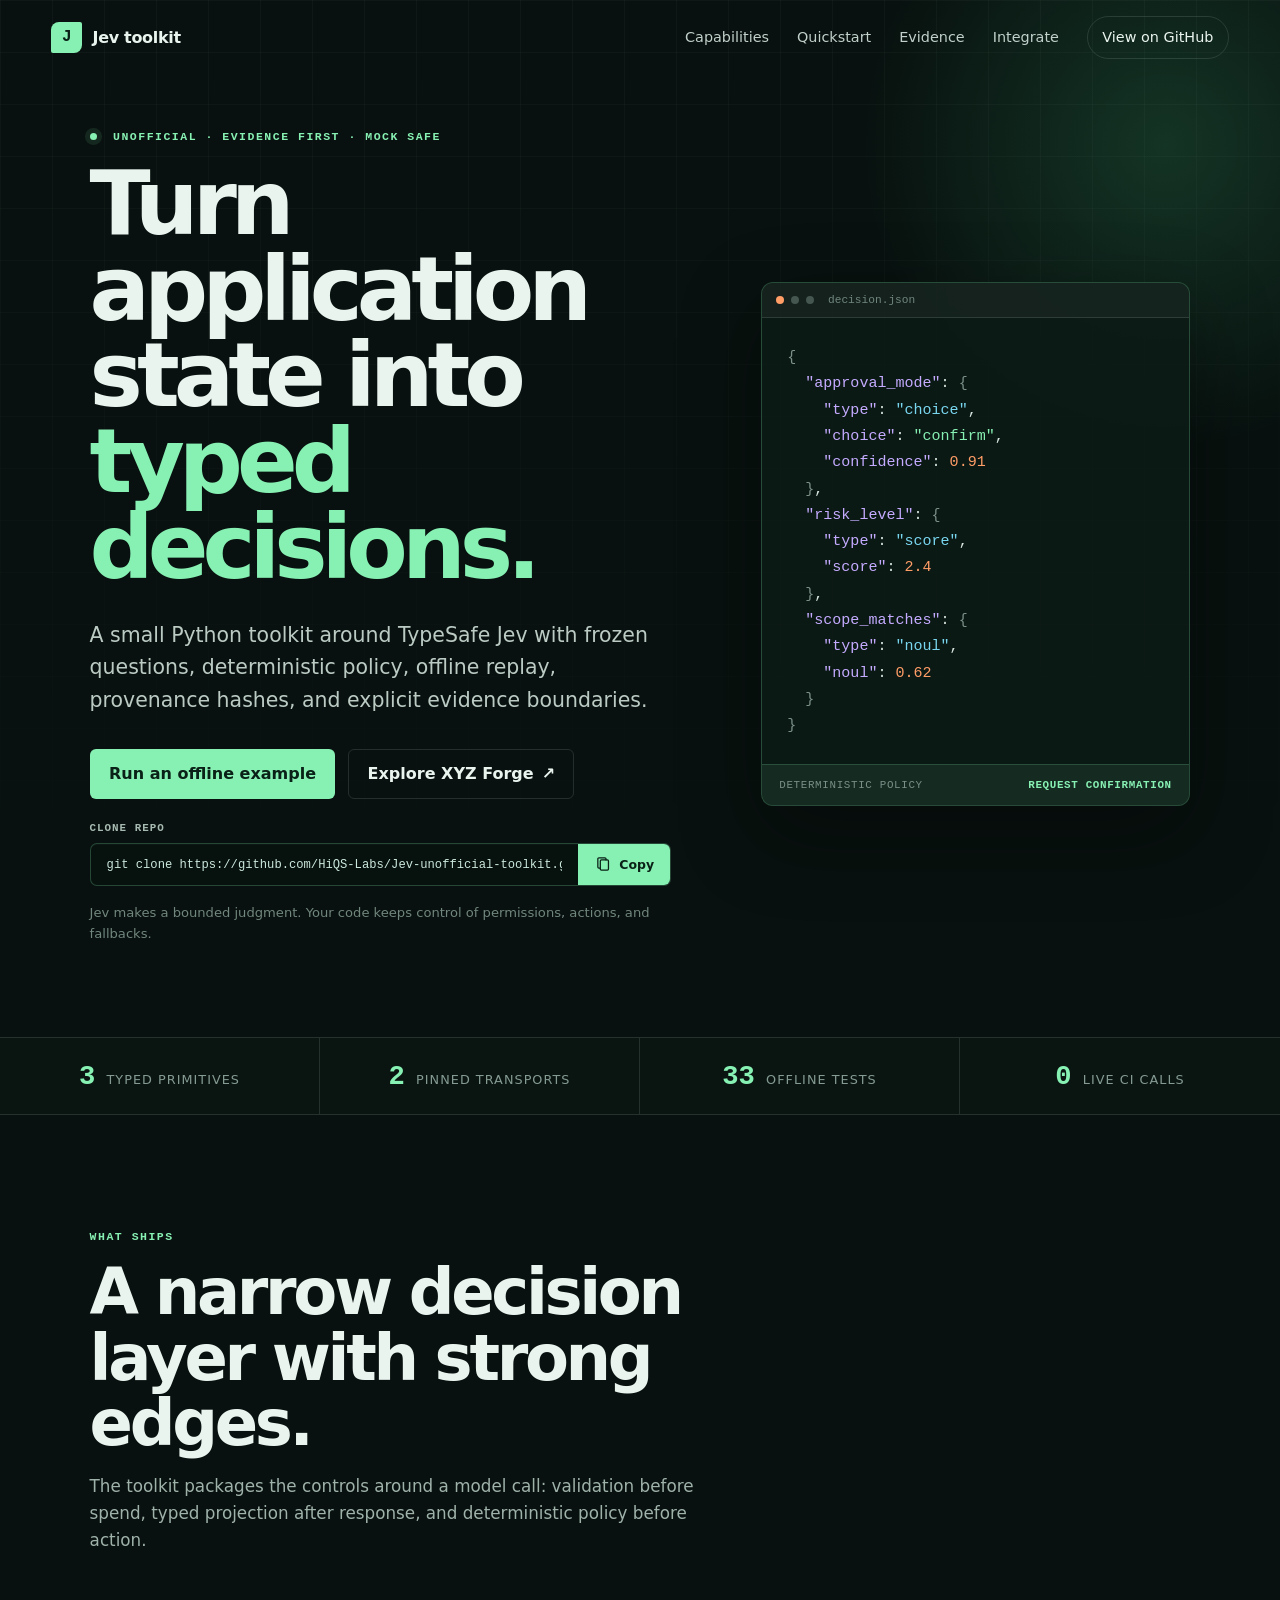
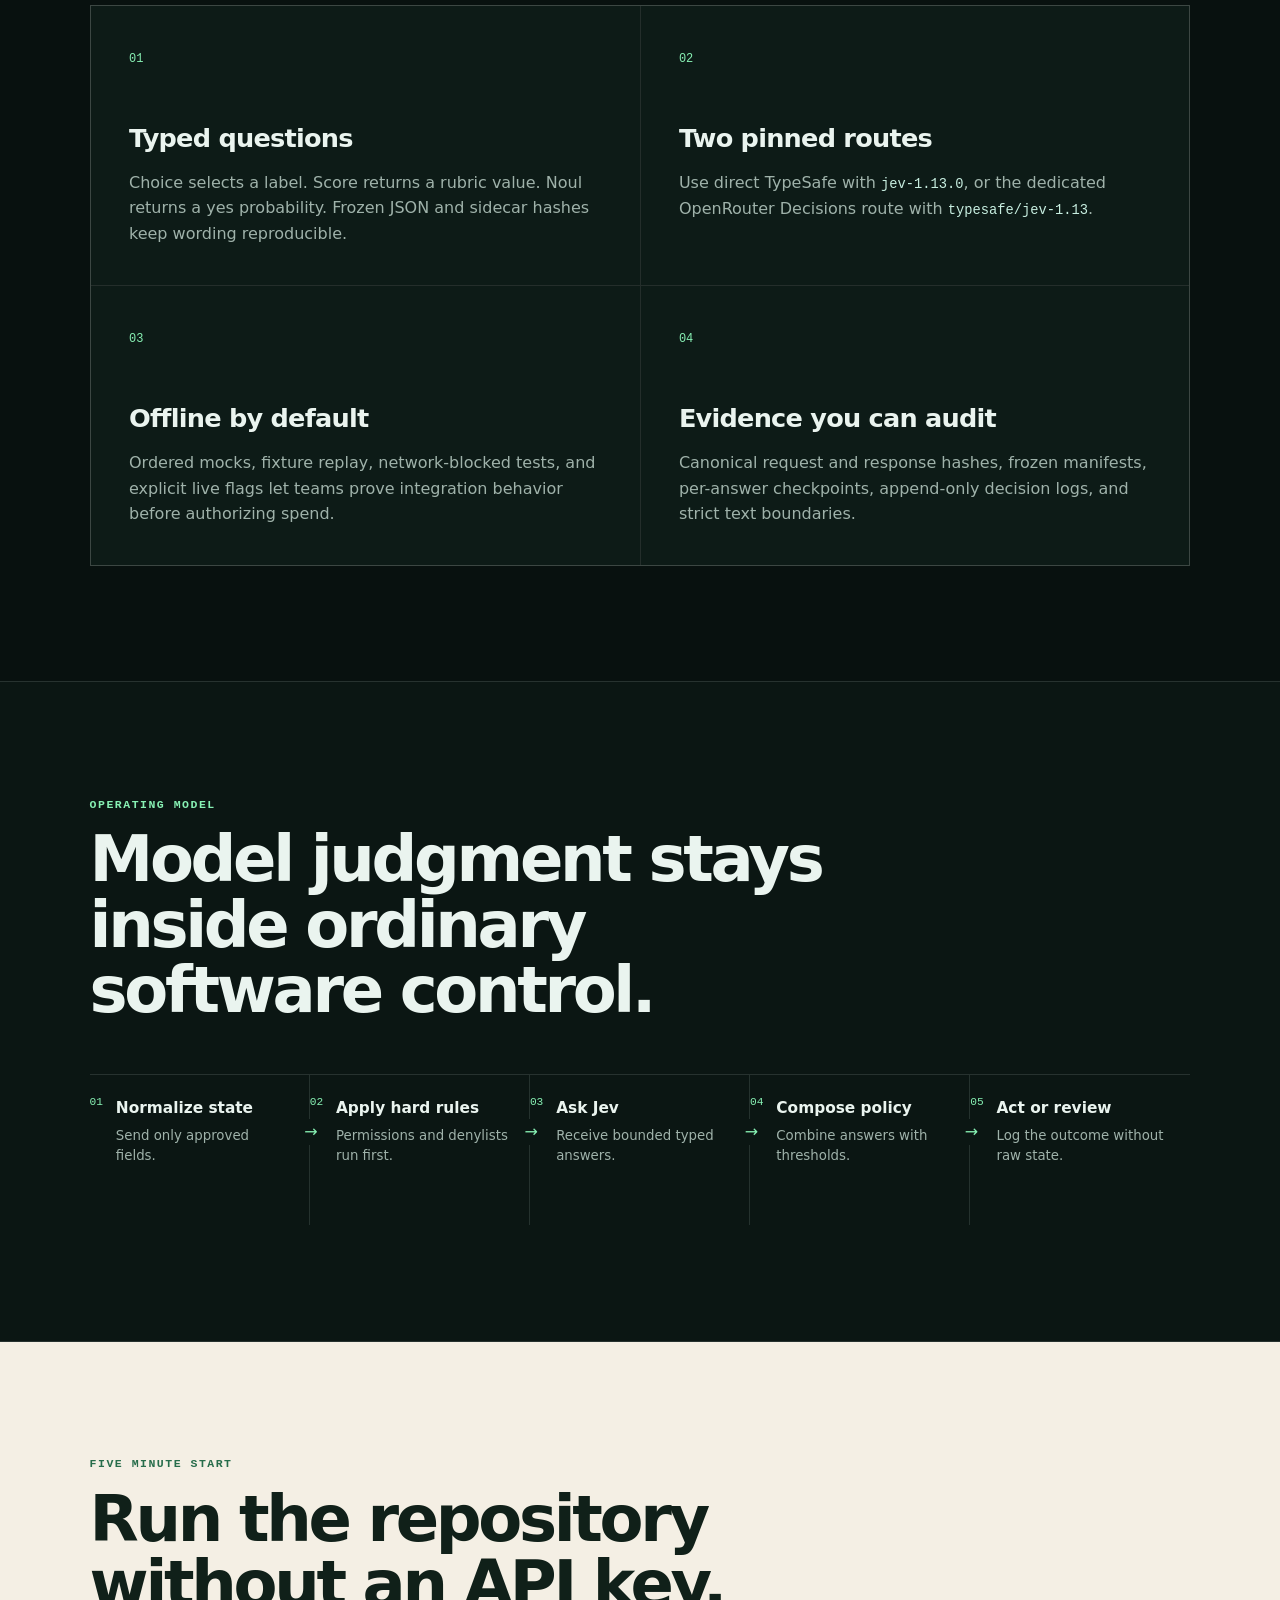
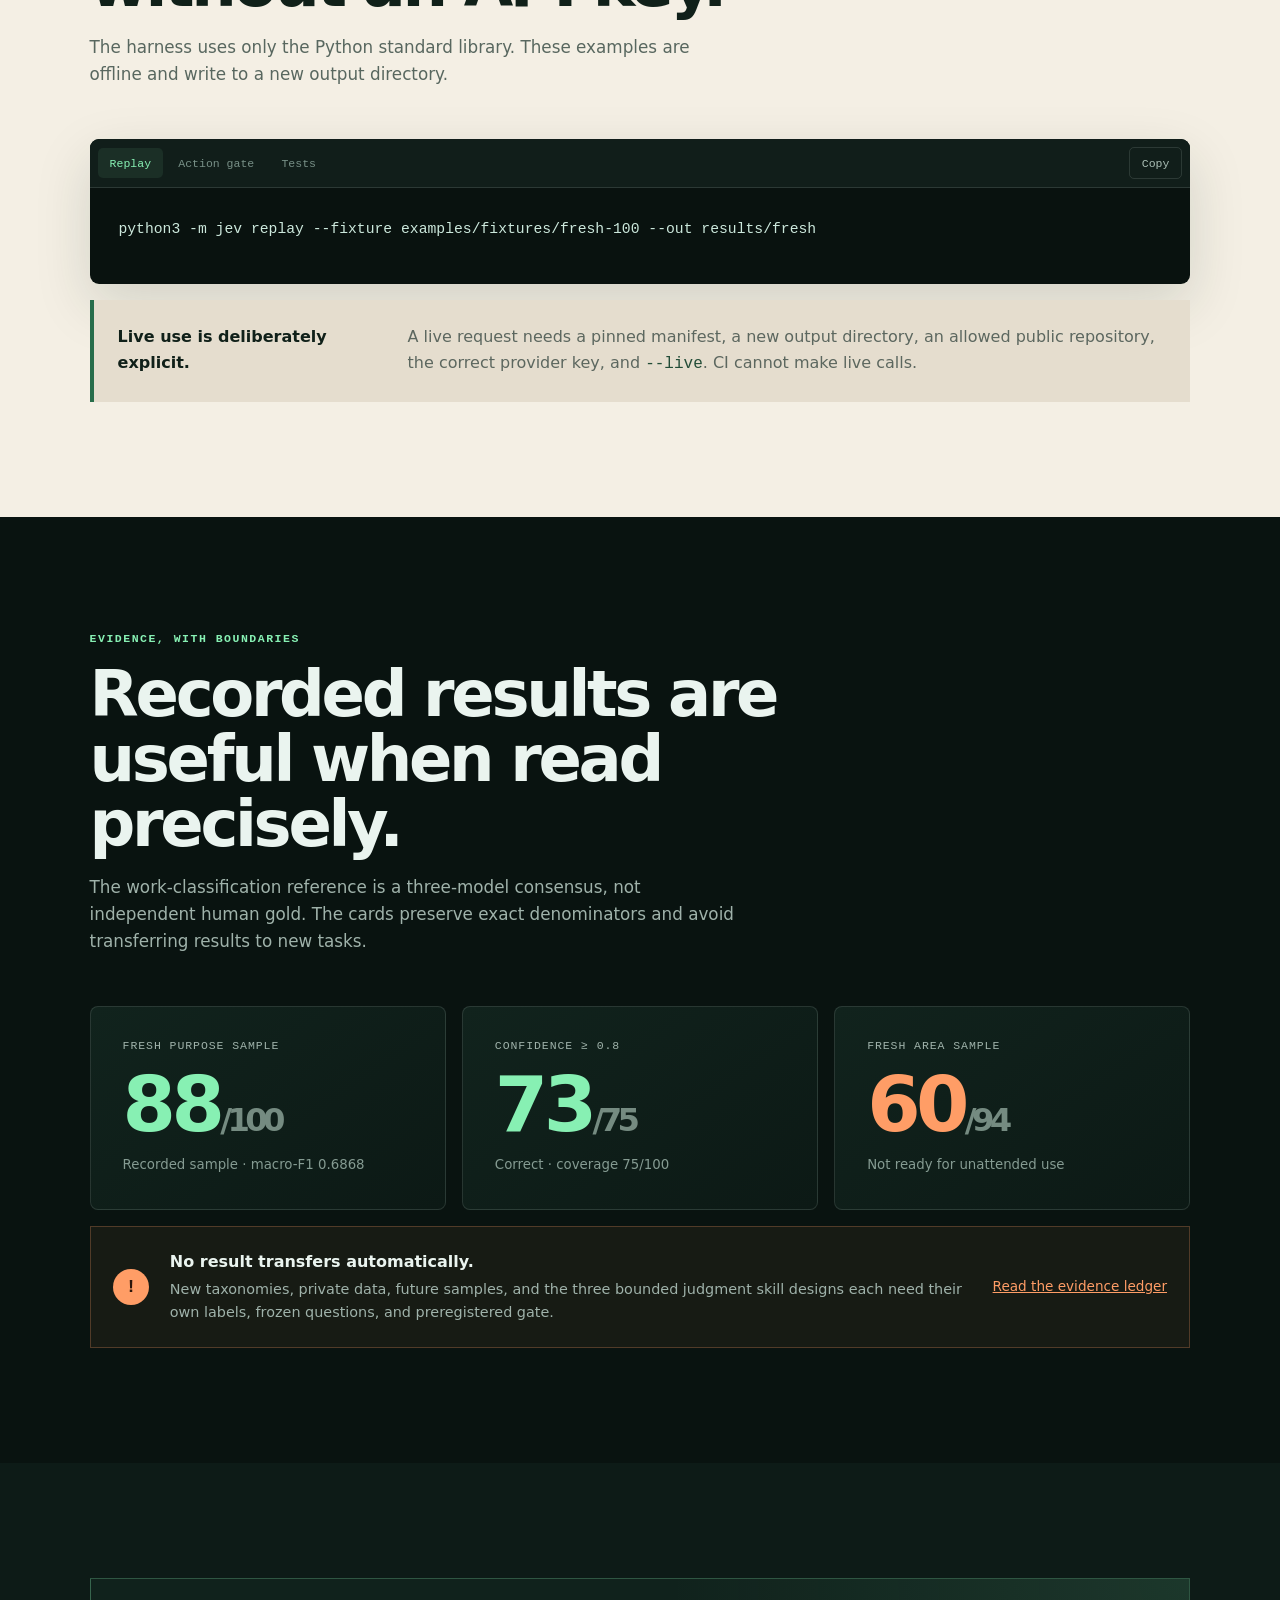
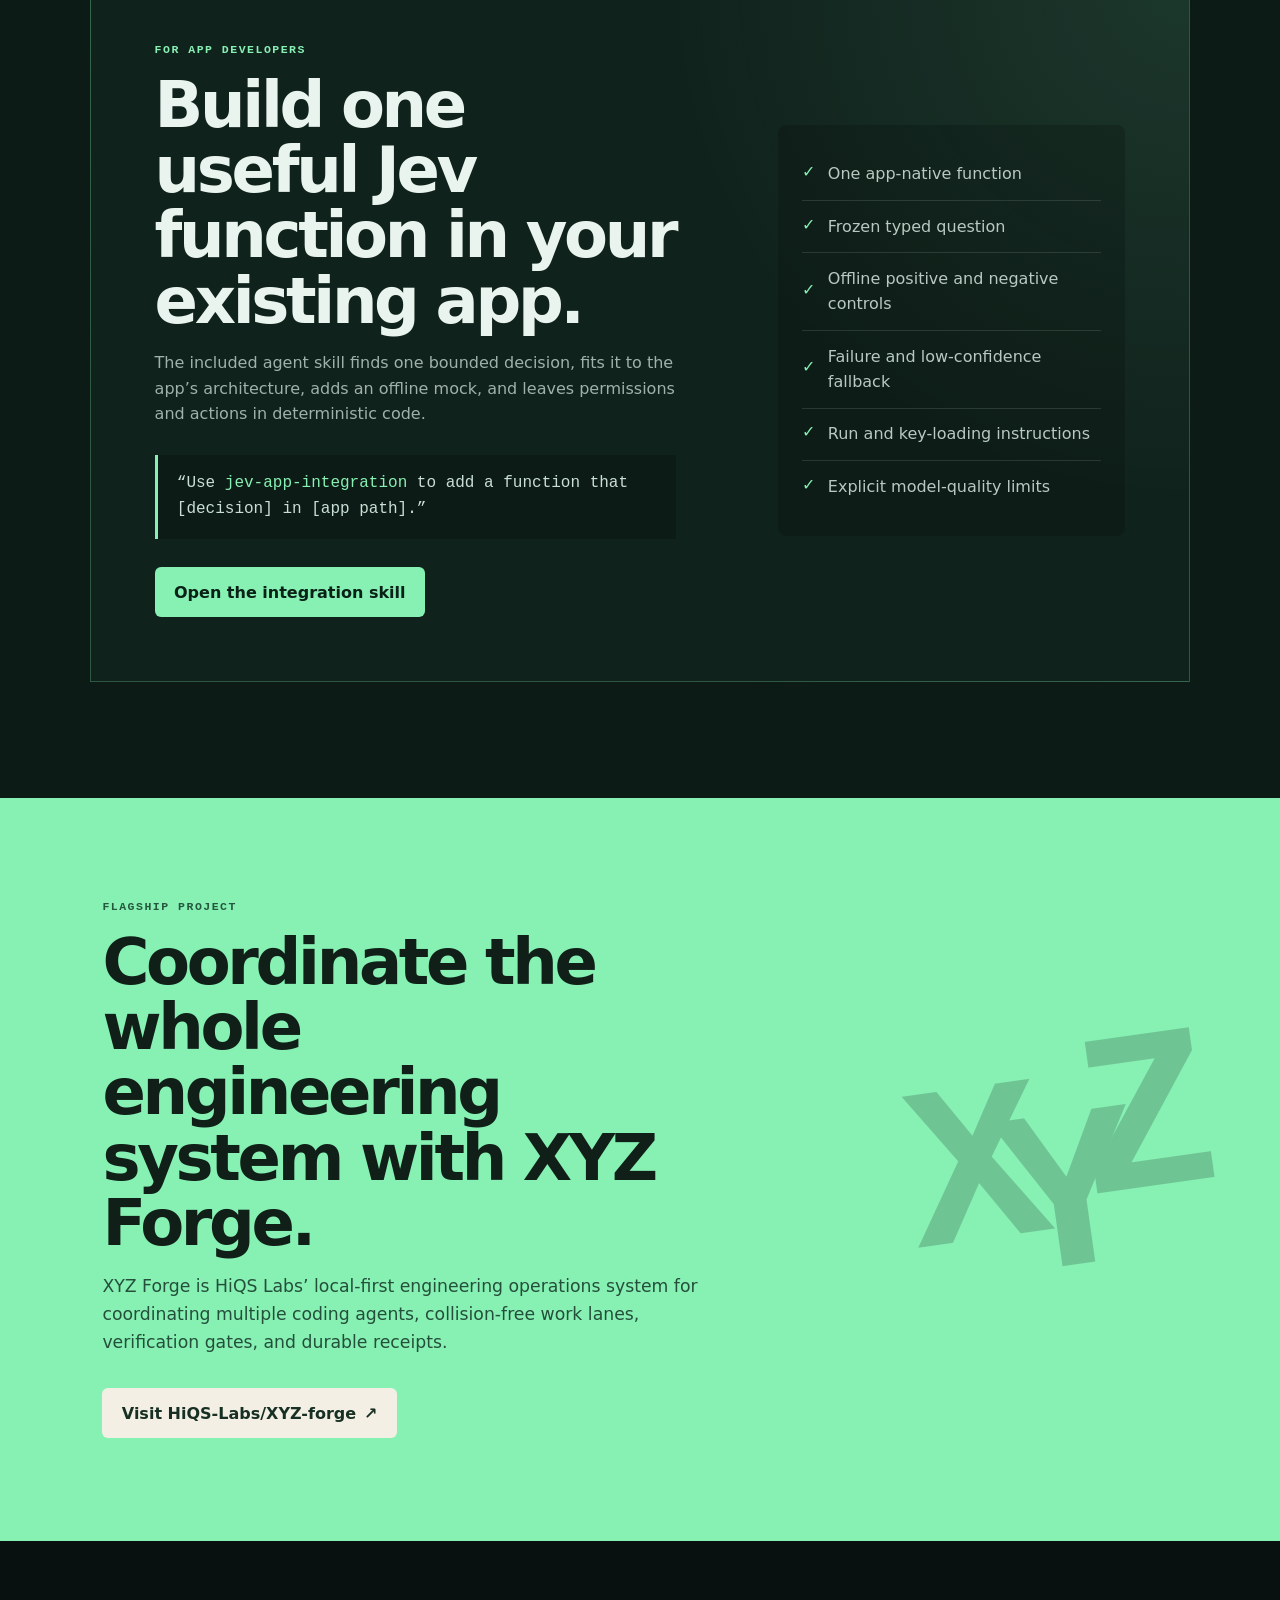
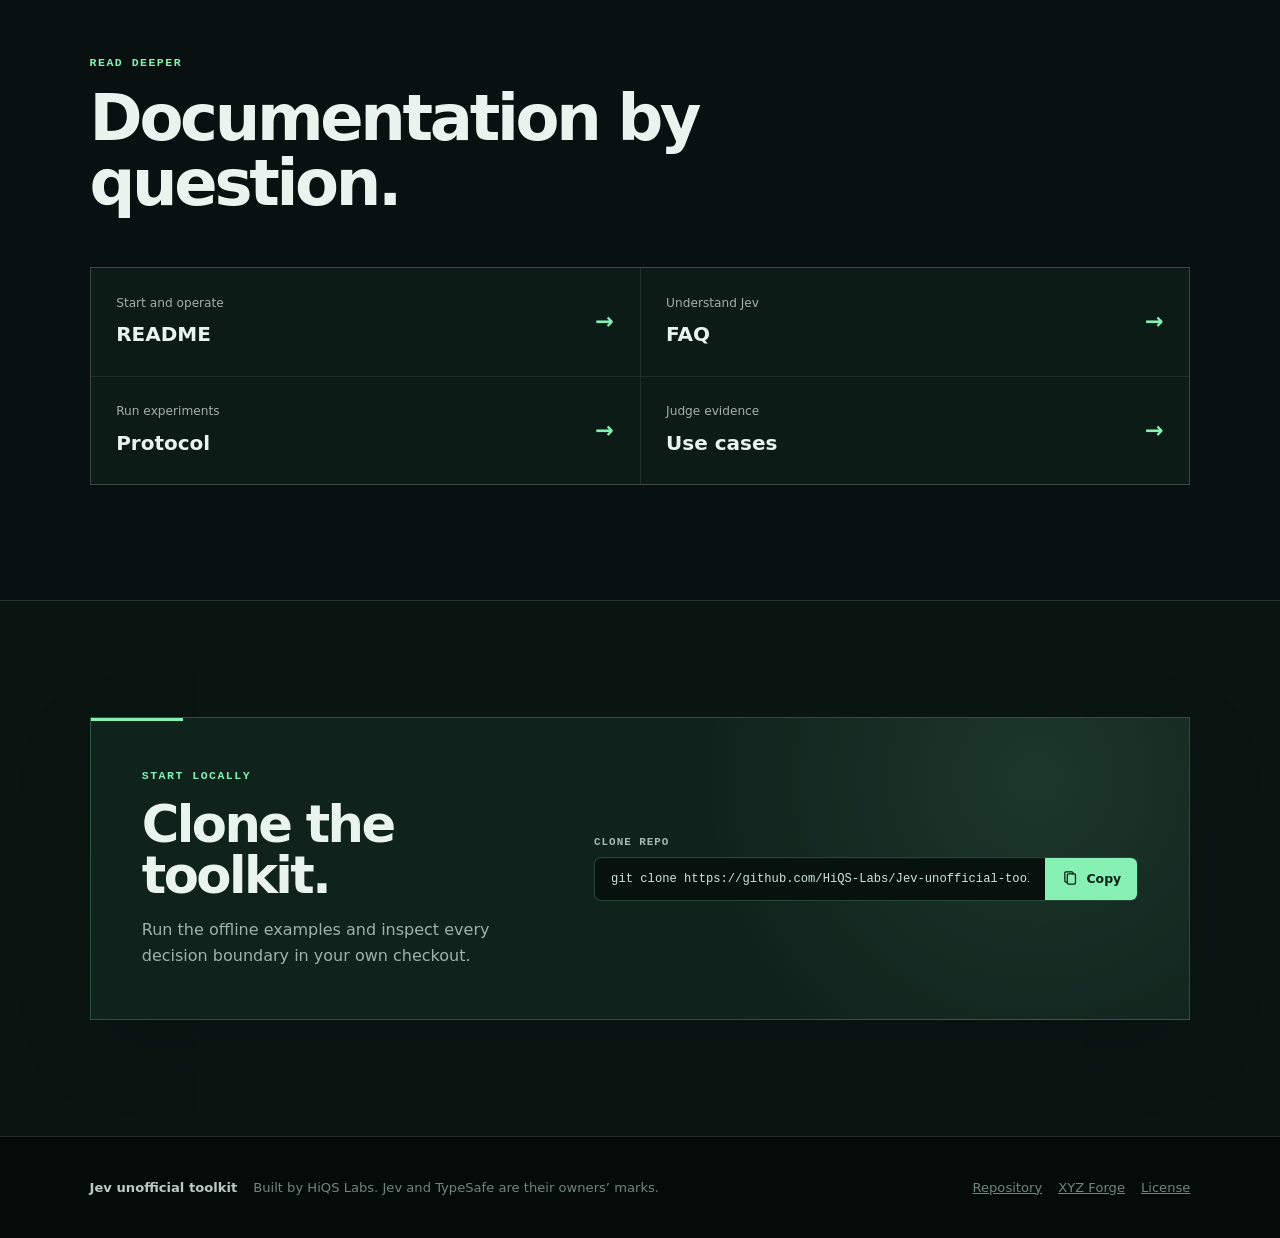
<file: site/index.html>
<!doctype html>
<html lang="en">
<head>
  <meta charset="utf-8">
  <meta name="viewport" content="width=device-width, initial-scale=1">
  <meta name="description" content="An unofficial, evidence-first toolkit for integrating TypeSafe Jev decisions with frozen questions, offline mocks, typed scoring, and deterministic policy.">
  <meta name="theme-color" content="#0b1714">
  <title>Jev unofficial toolkit · HiQS Labs</title>
  <link rel="icon" href="favicon.svg" type="image/svg+xml">
  <link rel="stylesheet" href="styles.css?v=20260921-2">
  <script src="app.js?v=20260921-2" defer></script>
</head>
<body>
  <a class="skip-link" href="#main">Skip to content</a>
  <header class="site-header" data-header>
    <a class="brand" href="#top" aria-label="Jev unofficial toolkit home">
      <span class="brand-mark" aria-hidden="true">J</span>
      <span>Jev toolkit</span>
    </a>
    <button class="nav-toggle" type="button" aria-expanded="false" aria-controls="site-nav" data-nav-toggle>
      <span class="sr-only">Toggle navigation</span>
      <span></span><span></span>
    </button>
    <nav id="site-nav" class="site-nav" aria-label="Primary" data-nav>
      <a href="#capabilities">Capabilities</a>
      <a href="#quickstart">Quickstart</a>
      <a href="#evidence">Evidence</a>
      <a href="#integrate">Integrate</a>
      <a class="nav-cta" href="https://github.com/HiQS-Labs/Jev-unofficial-toolkit">View on GitHub</a>
    </nav>
  </header>

  <main id="main">
    <section class="hero" id="top">
      <div class="hero-grid" aria-hidden="true"></div>
      <div class="hero-copy reveal">
        <p class="eyebrow"><span class="status-dot"></span> Unofficial · evidence first · mock safe</p>
        <h1>Turn application state into <em>typed decisions.</em></h1>
        <p class="hero-lede">A small Python toolkit around TypeSafe Jev with frozen questions, deterministic policy, offline replay, provenance hashes, and explicit evidence boundaries.</p>
        <div class="hero-actions">
          <a class="button button-primary" href="#quickstart">Run an offline example</a>
          <a class="button button-secondary" href="https://github.com/HiQS-Labs/XYZ-forge">Explore XYZ Forge <span aria-hidden="true">↗</span></a>
        </div>
        <div class="clone-module clone-module-hero" data-clone-module>
          <label for="hero-clone-command">Clone repo</label>
          <div class="clone-control">
            <input id="hero-clone-command" data-clone-input type="text" value="git clone https://github.com/HiQS-Labs/Jev-unofficial-toolkit.git" readonly spellcheck="false">
            <button type="button" data-clone-copy aria-label="Copy clone command">
              <svg viewBox="0 0 24 24" aria-hidden="true" focusable="false">
                <path d="M9 5.5h8.5A1.5 1.5 0 0 1 19 7v11.5a1.5 1.5 0 0 1-1.5 1.5H9a1.5 1.5 0 0 1-1.5-1.5V7A1.5 1.5 0 0 1 9 5.5Z"></path>
                <path d="M15.5 5.5V4A1.5 1.5 0 0 0 14 2.5H5.5A1.5 1.5 0 0 0 4 4v11.5A1.5 1.5 0 0 0 5.5 17H7"></path>
              </svg>
              <span data-copy-label>Copy</span>
            </button>
          </div>
          <span class="sr-only" aria-live="polite" data-clone-status></span>
        </div>
        <p class="hero-note">Jev makes a bounded judgment. Your code keeps control of permissions, actions, and fallbacks.</p>
      </div>

      <div class="decision-card reveal" aria-label="Illustrative typed Jev decision">
        <div class="window-bar"><span></span><span></span><span></span><b>decision.json</b></div>
        <pre><code><span class="muted">{</span>
  <span class="key">"approval_mode"</span>: <span class="muted">{</span>
    <span class="key">"type"</span>: <span class="string">"choice"</span>,
    <span class="key">"choice"</span>: <span class="accent">"confirm"</span>,
    <span class="key">"confidence"</span>: <span class="number">0.91</span>
  <span class="muted">}</span>,
  <span class="key">"risk_level"</span>: <span class="muted">{</span>
    <span class="key">"type"</span>: <span class="string">"score"</span>,
    <span class="key">"score"</span>: <span class="number">2.4</span>
  <span class="muted">}</span>,
  <span class="key">"scope_matches"</span>: <span class="muted">{</span>
    <span class="key">"type"</span>: <span class="string">"noul"</span>,
    <span class="key">"noul"</span>: <span class="number">0.62</span>
  <span class="muted">}</span>
<span class="muted">}</span></code></pre>
        <div class="policy-row"><span>deterministic policy</span><strong>REQUEST CONFIRMATION</strong></div>
      </div>
    </section>

    <section class="trust-strip" aria-label="Toolkit properties">
      <div><strong>3</strong><span>typed primitives</span></div>
      <div><strong>2</strong><span>pinned transports</span></div>
      <div><strong>33</strong><span>offline tests</span></div>
      <div><strong>0</strong><span>live CI calls</span></div>
    </section>

    <section class="section" id="capabilities">
      <div class="section-heading reveal">
        <p class="eyebrow">What ships</p>
        <h2>A narrow decision layer with strong edges.</h2>
        <p>The toolkit packages the controls around a model call: validation before spend, typed projection after response, and deterministic policy before action.</p>
      </div>
      <div class="feature-grid">
        <article class="feature-card reveal">
          <span class="feature-index">01</span>
          <h3>Typed questions</h3>
          <p>Choice selects a label. Score returns a rubric value. Noul returns a yes probability. Frozen JSON and sidecar hashes keep wording reproducible.</p>
        </article>
        <article class="feature-card reveal">
          <span class="feature-index">02</span>
          <h3>Two pinned routes</h3>
          <p>Use direct TypeSafe with <code>jev-1.13.0</code>, or the dedicated OpenRouter Decisions route with <code>typesafe/jev-1.13</code>.</p>
        </article>
        <article class="feature-card reveal">
          <span class="feature-index">03</span>
          <h3>Offline by default</h3>
          <p>Ordered mocks, fixture replay, network-blocked tests, and explicit live flags let teams prove integration behavior before authorizing spend.</p>
        </article>
        <article class="feature-card reveal">
          <span class="feature-index">04</span>
          <h3>Evidence you can audit</h3>
          <p>Canonical request and response hashes, frozen manifests, per-answer checkpoints, append-only decision logs, and strict text boundaries.</p>
        </article>
      </div>
    </section>

    <section class="section workflow-section">
      <div class="section-heading reveal">
        <p class="eyebrow">Operating model</p>
        <h2>Model judgment stays inside ordinary software control.</h2>
      </div>
      <ol class="workflow" aria-label="Jev integration workflow">
        <li class="reveal"><b>01</b><span><strong>Normalize state</strong><small>Send only approved fields.</small></span></li>
        <li class="reveal"><b>02</b><span><strong>Apply hard rules</strong><small>Permissions and denylists run first.</small></span></li>
        <li class="reveal"><b>03</b><span><strong>Ask Jev</strong><small>Receive bounded typed answers.</small></span></li>
        <li class="reveal"><b>04</b><span><strong>Compose policy</strong><small>Combine answers with thresholds.</small></span></li>
        <li class="reveal"><b>05</b><span><strong>Act or review</strong><small>Log the outcome without raw state.</small></span></li>
      </ol>
    </section>

    <section class="section quickstart-section" id="quickstart">
      <div class="section-heading reveal">
        <p class="eyebrow">Five minute start</p>
        <h2>Run the repository without an API key.</h2>
        <p>The harness uses only the Python standard library. These examples are offline and write to a new output directory.</p>
      </div>
      <div class="terminal reveal">
        <div class="terminal-tabs" role="tablist" aria-label="Quickstart examples">
          <button class="active" role="tab" aria-selected="true" data-command="replay">Replay</button>
          <button role="tab" aria-selected="false" data-command="gate">Action gate</button>
          <button role="tab" aria-selected="false" data-command="tests">Tests</button>
          <button class="copy-button" type="button" data-copy>Copy</button>
        </div>
        <pre><code data-command-output>python3 -m jev replay --fixture examples/fixtures/fresh-100 --out results/fresh</code></pre>
      </div>
      <div class="callout reveal">
        <strong>Live use is deliberately explicit.</strong>
        <span>A live request needs a pinned manifest, a new output directory, an allowed public repository, the correct provider key, and <code>--live</code>. CI cannot make live calls.</span>
      </div>
    </section>

    <section class="section evidence-section" id="evidence">
      <div class="section-heading reveal">
        <p class="eyebrow">Evidence, with boundaries</p>
        <h2>Recorded results are useful when read precisely.</h2>
        <p>The work-classification reference is a three-model consensus, not independent human gold. The cards preserve exact denominators and avoid transferring results to new tasks.</p>
      </div>
      <div class="evidence-grid">
        <article class="metric-card reveal">
          <p>Fresh purpose sample</p>
          <strong>88<span>/100</span></strong>
          <small>Recorded sample · macro-F1 0.6868</small>
        </article>
        <article class="metric-card reveal">
          <p>Confidence ≥ 0.8</p>
          <strong>73<span>/75</span></strong>
          <small>Correct · coverage 75/100</small>
        </article>
        <article class="metric-card warn reveal">
          <p>Fresh area sample</p>
          <strong>60<span>/94</span></strong>
          <small>Not ready for unattended use</small>
        </article>
      </div>
      <div class="boundary reveal">
        <span class="boundary-mark" aria-hidden="true">!</span>
        <div><strong>No result transfers automatically.</strong><p>New taxonomies, private data, future samples, and the three bounded judgment skill designs each need their own labels, frozen questions, and preregistered gate.</p></div>
        <a href="https://github.com/HiQS-Labs/Jev-unofficial-toolkit/blob/main/USE-CASES.md">Read the evidence ledger</a>
      </div>
    </section>

    <section class="section integrate-section" id="integrate">
      <div class="integration-panel reveal">
        <div>
          <p class="eyebrow">For app developers</p>
          <h2>Build one useful Jev function in your existing app.</h2>
          <p>The included agent skill finds one bounded decision, fits it to the app’s architecture, adds an offline mock, and leaves permissions and actions in deterministic code.</p>
          <blockquote>“Use <code>jev-app-integration</code> to add a function that [decision] in [app path].”</blockquote>
          <a class="button button-primary" href="https://github.com/HiQS-Labs/Jev-unofficial-toolkit/blob/main/skills/jev-app-integration/SKILL.md">Open the integration skill</a>
        </div>
        <div class="checklist" aria-label="Integration skill outputs">
          <p><span>✓</span> One app-native function</p>
          <p><span>✓</span> Frozen typed question</p>
          <p><span>✓</span> Offline positive and negative controls</p>
          <p><span>✓</span> Failure and low-confidence fallback</p>
          <p><span>✓</span> Run and key-loading instructions</p>
          <p><span>✓</span> Explicit model-quality limits</p>
        </div>
      </div>
    </section>

    <section class="flagship-section">
      <div class="flagship-inner reveal">
        <p class="eyebrow">Flagship project</p>
        <h2>Coordinate the whole engineering system with XYZ Forge.</h2>
        <p>XYZ Forge is HiQS Labs’ local-first engineering operations system for coordinating multiple coding agents, collision-free work lanes, verification gates, and durable receipts.</p>
        <a class="button button-light" href="https://github.com/HiQS-Labs/XYZ-forge">Visit HiQS-Labs/XYZ-forge <span aria-hidden="true">↗</span></a>
      </div>
      <div class="forge-mark" aria-hidden="true"><span>X</span><span>Y</span><span>Z</span></div>
    </section>

    <section class="section docs-section" id="docs">
      <div class="section-heading reveal">
        <p class="eyebrow">Read deeper</p>
        <h2>Documentation by question.</h2>
      </div>
      <div class="docs-grid">
        <a class="doc-link reveal" href="https://github.com/HiQS-Labs/Jev-unofficial-toolkit/blob/main/README.md"><span>Start and operate</span><strong>README</strong><b>→</b></a>
        <a class="doc-link reveal" href="https://github.com/HiQS-Labs/Jev-unofficial-toolkit/blob/main/FAQ.md"><span>Understand Jev</span><strong>FAQ</strong><b>→</b></a>
        <a class="doc-link reveal" href="https://github.com/HiQS-Labs/Jev-unofficial-toolkit/blob/main/PROTOCOL.md"><span>Run experiments</span><strong>Protocol</strong><b>→</b></a>
        <a class="doc-link reveal" href="https://github.com/HiQS-Labs/Jev-unofficial-toolkit/blob/main/USE-CASES.md"><span>Judge evidence</span><strong>Use cases</strong><b>→</b></a>
      </div>
    </section>

    <section class="section clone-section">
      <div class="clone-panel">
        <div class="clone-section-copy">
          <p class="eyebrow">Start locally</p>
          <h2>Clone the toolkit.</h2>
          <p>Run the offline examples and inspect every decision boundary in your own checkout.</p>
        </div>
        <div class="clone-module clone-module-bottom" data-clone-module>
          <label for="bottom-clone-command">Clone repo</label>
          <div class="clone-control">
            <input id="bottom-clone-command" data-clone-input type="text" value="git clone https://github.com/HiQS-Labs/Jev-unofficial-toolkit.git" readonly spellcheck="false">
            <button type="button" data-clone-copy aria-label="Copy clone command">
              <svg viewBox="0 0 24 24" aria-hidden="true" focusable="false">
                <path d="M9 5.5h8.5A1.5 1.5 0 0 1 19 7v11.5a1.5 1.5 0 0 1-1.5 1.5H9a1.5 1.5 0 0 1-1.5-1.5V7A1.5 1.5 0 0 1 9 5.5Z"></path>
                <path d="M15.5 5.5V4A1.5 1.5 0 0 0 14 2.5H5.5A1.5 1.5 0 0 0 4 4v11.5A1.5 1.5 0 0 0 5.5 17H7"></path>
              </svg>
              <span data-copy-label>Copy</span>
            </button>
          </div>
          <span class="sr-only" aria-live="polite" data-clone-status></span>
        </div>
      </div>
    </section>
  </main>

  <footer>
    <div><strong>Jev unofficial toolkit</strong><span>Built by HiQS Labs. Jev and TypeSafe are their owners’ marks.</span></div>
    <div><a href="https://github.com/HiQS-Labs/Jev-unofficial-toolkit">Repository</a><a href="https://github.com/HiQS-Labs/XYZ-forge">XYZ Forge</a><a href="https://github.com/HiQS-Labs/Jev-unofficial-toolkit/blob/main/LICENSE">License</a></div>
  </footer>
</body>
</html>
</file>
<file: site/styles.css>
:root {
  --ink: #eaf4ef;
  --muted: #9fb2aa;
  --bg: #08110f;
  --surface: #0d1b17;
  --surface-2: #13241f;
  --line: rgba(219, 239, 230, 0.13);
  --green: #87f0b3;
  --green-deep: #276d4b;
  --orange: #ff9d66;
  --cream: #f4efe4;
  --dark: #102019;
  --sans: Inter, ui-sans-serif, system-ui, -apple-system, BlinkMacSystemFont, "Segoe UI", sans-serif;
  --mono: "SFMono-Regular", Consolas, "Liberation Mono", monospace;
}

* { box-sizing: border-box; }
html { scroll-behavior: smooth; }
body { margin: 0; color: var(--ink); background: var(--bg); font-family: var(--sans); line-height: 1.6; }
a { color: inherit; }
code, pre { font-family: var(--mono); }
.sr-only { position: absolute; width: 1px; height: 1px; padding: 0; margin: -1px; overflow: hidden; clip: rect(0, 0, 0, 0); white-space: nowrap; border: 0; }
.skip-link { position: fixed; z-index: 100; left: 1rem; top: -4rem; padding: .7rem 1rem; color: var(--dark); background: var(--green); border-radius: .4rem; }
.skip-link:focus { top: 1rem; }

.site-header { position: fixed; z-index: 50; inset: 0 0 auto; display: flex; align-items: center; justify-content: space-between; height: 76px; padding: 0 clamp(1.2rem, 4vw, 4.5rem); border-bottom: 1px solid transparent; transition: background .25s, border-color .25s, backdrop-filter .25s; }
.site-header.scrolled { background: rgba(8, 17, 15, .86); border-color: var(--line); backdrop-filter: blur(16px); }
.brand { display: inline-flex; align-items: center; gap: .65rem; font-weight: 750; text-decoration: none; letter-spacing: -.02em; }
.brand-mark { display: grid; place-items: center; width: 31px; height: 31px; color: #092116; background: var(--green); border-radius: 8px 2px 8px 2px; font-family: var(--mono); }
.site-nav { display: flex; align-items: center; gap: 1.75rem; }
.site-nav a { color: #c1d0ca; font-size: .9rem; text-decoration: none; }
.site-nav a:hover { color: var(--green); }
.site-nav .nav-cta { padding: .55rem .9rem; color: var(--ink); border: 1px solid var(--line); border-radius: 999px; }
.nav-toggle { display: none; background: none; border: 0; }

.hero { position: relative; min-height: 790px; display: grid; grid-template-columns: minmax(0, 1.15fr) minmax(390px, .85fr); align-items: center; gap: clamp(3rem, 7vw, 7rem); overflow: hidden; padding: 130px clamp(1.2rem, 7vw, 8rem) 80px; }
.hero::before { content: ""; position: absolute; width: 650px; height: 650px; right: -210px; top: -180px; border-radius: 50%; background: radial-gradient(circle, rgba(75, 210, 137, .18), transparent 66%); pointer-events: none; }
.hero-grid { position: absolute; inset: 0; opacity: .27; background-image: linear-gradient(var(--line) 1px, transparent 1px), linear-gradient(90deg, var(--line) 1px, transparent 1px); background-size: 52px 52px; mask-image: linear-gradient(to bottom, black, transparent 88%); }
.hero-copy, .decision-card { position: relative; z-index: 1; }
.eyebrow { margin: 0 0 1rem; color: var(--green); font: 700 .72rem/1.2 var(--mono); letter-spacing: .13em; text-transform: uppercase; }
.status-dot { display: inline-block; width: 7px; height: 7px; margin-right: .5rem; background: var(--green); border-radius: 50%; box-shadow: 0 0 0 5px rgba(135, 240, 179, .1); }
h1 { max-width: 790px; margin: 0; font-size: clamp(3.4rem, 7vw, 7.2rem); line-height: .96; letter-spacing: -.067em; }
h1 em { color: var(--green); font-style: normal; }
.hero-lede { max-width: 690px; margin: 1.8rem 0 0; color: #bbcbc4; font-size: clamp(1.05rem, 1.6vw, 1.3rem); }
.hero-actions { display: flex; flex-wrap: wrap; gap: .8rem; margin-top: 2rem; }
.button { display: inline-flex; align-items: center; justify-content: center; gap: .5rem; min-height: 48px; padding: .7rem 1.15rem; border: 1px solid transparent; border-radius: 6px; font-weight: 750; text-decoration: none; transition: transform .2s, background .2s, border-color .2s; }
.button:hover { transform: translateY(-2px); }
.button-primary { color: #092116; background: var(--green); }
.button-primary:hover { background: #a1f7c3; }
.button-secondary { color: var(--ink); background: transparent; border-color: var(--line); }
.button-secondary:hover { border-color: rgba(135, 240, 179, .55); }
.button-light { color: #173023; background: var(--cream); }
.hero-note { margin-top: 1rem; color: #71867d; font-size: .82rem; }

.clone-module { width: 100%; max-width: 680px; }
.clone-module label { display: block; margin-bottom: .55rem; color: #a7bbb2; font: 700 .68rem var(--mono); letter-spacing: .09em; text-transform: uppercase; }
.clone-module-hero { margin-top: 1.45rem; }
.clone-control { display: grid; grid-template-columns: minmax(0, 1fr) auto; overflow: hidden; background: #07110e; border: 1px solid rgba(135, 240, 179, .24); border-radius: 7px; box-shadow: inset 0 1px rgba(255, 255, 255, .025); }
.clone-control:focus-within { border-color: rgba(135, 240, 179, .72); box-shadow: 0 0 0 3px rgba(135, 240, 179, .09); }
.clone-control input { min-width: 0; padding: .86rem 1rem; color: #cce8dc; background: transparent; border: 0; outline: 0; font: .76rem var(--mono); }
.clone-control button { display: inline-flex; align-items: center; justify-content: center; gap: .45rem; min-width: 88px; padding: .75rem 1rem; color: #092116; background: var(--green); border: 0; border-left: 1px solid rgba(135, 240, 179, .2); cursor: pointer; font: 750 .78rem var(--sans); }
.clone-control button svg { width: 17px; height: 17px; fill: none; stroke: currentColor; stroke-width: 1.8; stroke-linecap: round; stroke-linejoin: round; }
.clone-control button:hover { background: #a1f7c3; }
.clone-control button:focus-visible { outline: 2px solid var(--cream); outline-offset: -4px; }

.decision-card { max-width: 540px; width: 100%; justify-self: end; overflow: hidden; background: rgba(13, 27, 23, .9); border: 1px solid rgba(135, 240, 179, .23); border-radius: 12px; box-shadow: 0 28px 80px rgba(0, 0, 0, .38); transform: rotate(1.3deg); }
.window-bar { display: flex; align-items: center; gap: .45rem; padding: .7rem .9rem; background: rgba(255, 255, 255, .035); border-bottom: 1px solid var(--line); }
.window-bar span { width: 8px; height: 8px; background: #45554f; border-radius: 50%; }
.window-bar span:first-child { background: var(--orange); }
.window-bar b { margin-left: .4rem; color: #71867d; font: 500 .7rem var(--mono); }
.decision-card pre { margin: 0; padding: 1.6rem; overflow-x: auto; color: #d8e5df; font-size: clamp(.74rem, 1.25vw, .94rem); line-height: 1.75; }
.key { color: #c4abff; }.string { color: #79d6ef; }.accent { color: var(--green); }.number { color: var(--orange); }.muted { color: #7c9188; }
.policy-row { display: flex; align-items: center; justify-content: space-between; gap: 1rem; padding: .85rem 1.1rem; background: rgba(135, 240, 179, .08); border-top: 1px solid rgba(135, 240, 179, .18); font: .68rem var(--mono); text-transform: uppercase; letter-spacing: .06em; }
.policy-row span { color: #789087; }.policy-row strong { color: var(--green); }

.trust-strip { display: grid; grid-template-columns: repeat(4, 1fr); border-block: 1px solid var(--line); background: #0a1512; }
.trust-strip div { display: flex; align-items: baseline; justify-content: center; gap: .7rem; padding: 1.4rem; border-right: 1px solid var(--line); }
.trust-strip div:last-child { border: 0; }
.trust-strip strong { color: var(--green); font: 700 1.7rem var(--mono); }
.trust-strip span { color: #859b92; font-size: .8rem; text-transform: uppercase; letter-spacing: .08em; }

.section { padding: clamp(5rem, 9vw, 9rem) clamp(1.2rem, 7vw, 8rem); }
.section-heading { max-width: 760px; margin-bottom: 3.2rem; }
.section-heading h2, .integration-panel h2, .flagship-inner h2 { margin: 0; font-size: clamp(2.35rem, 5vw, 4.7rem); line-height: 1.02; letter-spacing: -.052em; }
.section-heading > p:last-child { max-width: 650px; color: var(--muted); font-size: 1.05rem; }
.feature-grid { display: grid; grid-template-columns: repeat(2, 1fr); gap: 1px; background: var(--line); border: 1px solid var(--line); }
.feature-card { min-height: 260px; padding: clamp(1.5rem, 3vw, 2.6rem); background: var(--surface); }
.feature-card:hover { background: var(--surface-2); }
.feature-index { color: var(--green); font: .75rem var(--mono); }
.feature-card h3 { margin: 3rem 0 .7rem; font-size: 1.6rem; letter-spacing: -.03em; }
.feature-card p { max-width: 560px; margin: 0; color: var(--muted); }
.feature-card code { color: #c7eee0; font-size: .86em; }

.workflow-section { background: #0b1613; border-block: 1px solid var(--line); }
.workflow { display: grid; grid-template-columns: repeat(5, 1fr); margin: 0; padding: 0; list-style: none; border-top: 1px solid var(--line); }
.workflow li { position: relative; display: flex; gap: .8rem; min-height: 150px; padding: 1.3rem 1rem 1rem 0; border-right: 1px solid var(--line); }
.workflow li:last-child { border: 0; }
.workflow li::after { content: "→"; position: absolute; right: -9px; top: 44px; z-index: 2; color: var(--green); background: #0b1613; }
.workflow li:last-child::after { display: none; }
.workflow b { color: var(--green); font: .7rem var(--mono); }
.workflow span { display: flex; flex-direction: column; gap: .35rem; }
.workflow strong { font-size: .96rem; }.workflow small { color: var(--muted); line-height: 1.45; }

.quickstart-section { background: var(--cream); color: var(--dark); }
.quickstart-section .eyebrow { color: var(--green-deep); }
.quickstart-section .section-heading > p:last-child { color: #58675f; }
.terminal { overflow: hidden; color: var(--ink); background: #09120f; border-radius: 9px; box-shadow: 0 20px 55px rgba(23, 48, 35, .15); }
.terminal-tabs { display: flex; align-items: center; gap: .2rem; padding: .5rem; background: #111e1a; border-bottom: 1px solid var(--line); }
.terminal-tabs button { padding: .55rem .75rem; color: #789087; background: transparent; border: 0; border-radius: 5px; cursor: pointer; font: .72rem var(--mono); }
.terminal-tabs button.active { color: var(--green); background: rgba(135, 240, 179, .08); }
.terminal-tabs .copy-button { margin-left: auto; color: #a9bdb4; border: 1px solid var(--line); }
.terminal pre { min-height: 96px; margin: 0; padding: 1.8rem; overflow-x: auto; }
.terminal code { color: #cce8dc; font-size: clamp(.72rem, 1.4vw, .92rem); }
.callout { display: grid; grid-template-columns: minmax(180px, .34fr) 1fr; gap: 2rem; margin-top: 1rem; padding: 1.5rem; background: #e5ddce; border-left: 4px solid var(--green-deep); }
.callout span { color: #5c675f; }.callout code { color: #224c37; }

.evidence-section { background: #091310; }
.evidence-grid { display: grid; grid-template-columns: repeat(3, 1fr); gap: 1rem; }
.metric-card { padding: 2rem; background: linear-gradient(145deg, #11231d, #0c1915); border: 1px solid var(--line); border-radius: 8px; }
.metric-card p { margin: 0; color: var(--muted); font: .72rem var(--mono); text-transform: uppercase; letter-spacing: .08em; }
.metric-card > strong { display: block; margin: .9rem 0 .5rem; color: var(--green); font-size: clamp(3rem, 6vw, 5.7rem); line-height: 1; letter-spacing: -.06em; }
.metric-card > strong span { color: #758b81; font-size: .42em; }
.metric-card small { color: #859b92; }.metric-card.warn > strong { color: var(--orange); }
.boundary { display: grid; grid-template-columns: auto 1fr auto; align-items: center; gap: 1.3rem; margin-top: 1rem; padding: 1.4rem; border: 1px solid rgba(255, 157, 102, .25); background: rgba(255, 157, 102, .055); }
.boundary-mark { display: grid; place-items: center; width: 36px; height: 36px; color: #2c160a; background: var(--orange); border-radius: 50%; font: 800 1.1rem var(--mono); }
.boundary p { margin: .2rem 0 0; color: var(--muted); font-size: .9rem; }.boundary a { color: var(--orange); font-size: .85rem; }

.integrate-section { background: #0d1b17; }
.integration-panel { display: grid; grid-template-columns: 1.2fr .8fr; gap: clamp(3rem, 8vw, 8rem); padding: clamp(2rem, 5vw, 5rem); border: 1px solid rgba(135, 240, 179, .25); background: radial-gradient(circle at top right, rgba(135, 240, 179, .1), transparent 40%), #10221c; }
.integration-panel > div:first-child > p:not(.eyebrow) { max-width: 700px; color: var(--muted); }
blockquote { margin: 1.8rem 0; padding: 1rem 1.2rem; color: #c9ded5; background: rgba(0, 0, 0, .2); border-left: 3px solid var(--green); font-family: var(--mono); }
blockquote code { color: var(--green); }
.checklist { align-self: center; padding: 1.5rem; background: rgba(0, 0, 0, .18); border-radius: 8px; }
.checklist p { display: flex; align-items: center; gap: .8rem; margin: 0; padding: .8rem 0; color: #b8c9c1; border-bottom: 1px solid var(--line); }
.checklist p:last-child { border: 0; }.checklist span { color: var(--green); font-family: var(--mono); }

.flagship-section { position: relative; display: grid; grid-template-columns: 1fr .6fr; min-height: 510px; overflow: hidden; color: var(--dark); background: var(--green); }
.flagship-inner { position: relative; z-index: 2; align-self: center; max-width: 850px; padding: clamp(4rem, 8vw, 8rem); }
.flagship-inner .eyebrow { color: #24583e; }.flagship-inner p:not(.eyebrow) { max-width: 660px; margin-bottom: 2rem; color: #244f3a; font-size: 1.08rem; }
.forge-mark { display: flex; align-items: center; justify-content: center; gap: 0; transform: rotate(-8deg); opacity: .2; font: 900 clamp(7rem, 18vw, 17rem)/1 var(--mono); letter-spacing: -.22em; }
.forge-mark span:nth-child(2) { transform: translateY(2.4rem); }.forge-mark span:nth-child(3) { transform: translateY(-1.8rem); }

.docs-section { background: #08110f; }
.docs-grid { display: grid; grid-template-columns: repeat(2, 1fr); gap: 1px; background: var(--line); border: 1px solid var(--line); }
.doc-link { display: grid; grid-template-columns: 1fr auto; gap: .3rem 1rem; padding: 1.6rem; background: var(--surface); text-decoration: none; }
.doc-link span { grid-column: 1; color: var(--muted); font-size: .76rem; }.doc-link strong { grid-column: 1; font-size: 1.25rem; }.doc-link b { grid-column: 2; grid-row: 1 / 3; align-self: center; color: var(--green); font-size: 1.4rem; transition: transform .2s; }.doc-link:hover b { transform: translateX(5px); }

.clone-section { position: relative; background: #0a1512; border-top: 1px solid var(--line); }
.clone-panel { position: relative; display: grid; grid-template-columns: minmax(0, .8fr) minmax(420px, 1.2fr); align-items: center; gap: clamp(2rem, 7vw, 7rem); padding: clamp(2.2rem, 4vw, 4rem); overflow: hidden; background: radial-gradient(circle at 86% 20%, rgba(135, 240, 179, .1), transparent 34%), #10221c; border: 1px solid rgba(135, 240, 179, .22); box-shadow: 0 26px 70px rgba(0, 0, 0, .2); }
.clone-panel::before { content: ""; position: absolute; inset: 0 auto auto 0; width: 92px; height: 3px; background: var(--green); }
.clone-section h2 { margin: 0; font-size: clamp(2.3rem, 4vw, 4rem); line-height: 1; letter-spacing: -.05em; }
.clone-section-copy > p:last-child { max-width: 520px; margin: 1rem 0 0; color: var(--muted); }
.clone-module-bottom { width: 100%; max-width: none; }

footer { display: flex; justify-content: space-between; gap: 2rem; padding: 2.5rem clamp(1.2rem, 7vw, 8rem); color: #71867d; background: #050b09; border-top: 1px solid var(--line); font-size: .82rem; }
footer > div { display: flex; gap: 1rem; } footer strong { color: #bbcbc4; } footer a:hover { color: var(--green); }

.reveal { opacity: 0; transform: translateY(18px); transition: opacity .65s ease, transform .65s ease; }
.reveal.visible { opacity: 1; transform: none; }
@media (prefers-reduced-motion: reduce) { html { scroll-behavior: auto; } .reveal { opacity: 1; transform: none; transition: none; } .button { transition: none; } }

@media (max-width: 900px) {
  .site-header { height: 66px; }
  .nav-toggle { display: grid; gap: 6px; padding: .6rem; }
  .nav-toggle span:not(.sr-only) { display: block; width: 23px; height: 1px; background: var(--ink); }
  .site-nav { position: fixed; inset: 66px 0 auto; display: none; flex-direction: column; align-items: stretch; gap: 0; padding: 1rem 1.2rem 1.3rem; background: rgba(8, 17, 15, .98); border-bottom: 1px solid var(--line); }
  .site-nav.open { display: flex; }.site-nav a { padding: .75rem 0; }.site-nav .nav-cta { margin-top: .4rem; text-align: center; }
  .hero { grid-template-columns: 1fr; min-height: 0; padding-top: 120px; }
  .decision-card { justify-self: start; max-width: 650px; transform: none; }
  .workflow { grid-template-columns: 1fr; }.workflow li { min-height: auto; padding: 1rem 0; border-right: 0; border-bottom: 1px solid var(--line); }.workflow li::after { display: none; }
  .evidence-grid { grid-template-columns: 1fr; }.metric-card > strong { font-size: 4rem; }
  .integration-panel, .flagship-section, .clone-panel { grid-template-columns: 1fr; }.forge-mark { position: absolute; right: 2rem; bottom: -3rem; }
}

@media (max-width: 620px) {
  .trust-strip { grid-template-columns: repeat(2, 1fr); }.trust-strip div { justify-content: flex-start; border-bottom: 1px solid var(--line); }
  .feature-grid, .docs-grid { grid-template-columns: 1fr; }
  .callout, .boundary { grid-template-columns: 1fr; }.boundary-mark { display: none; }
  .terminal-tabs button { padding-inline: .45rem; font-size: .62rem; }
  .clone-control { grid-template-columns: 1fr; }
  .clone-control button { border-top: 1px solid rgba(135, 240, 179, .2); border-left: 0; }
  footer, footer > div { flex-direction: column; }
}
</file>
